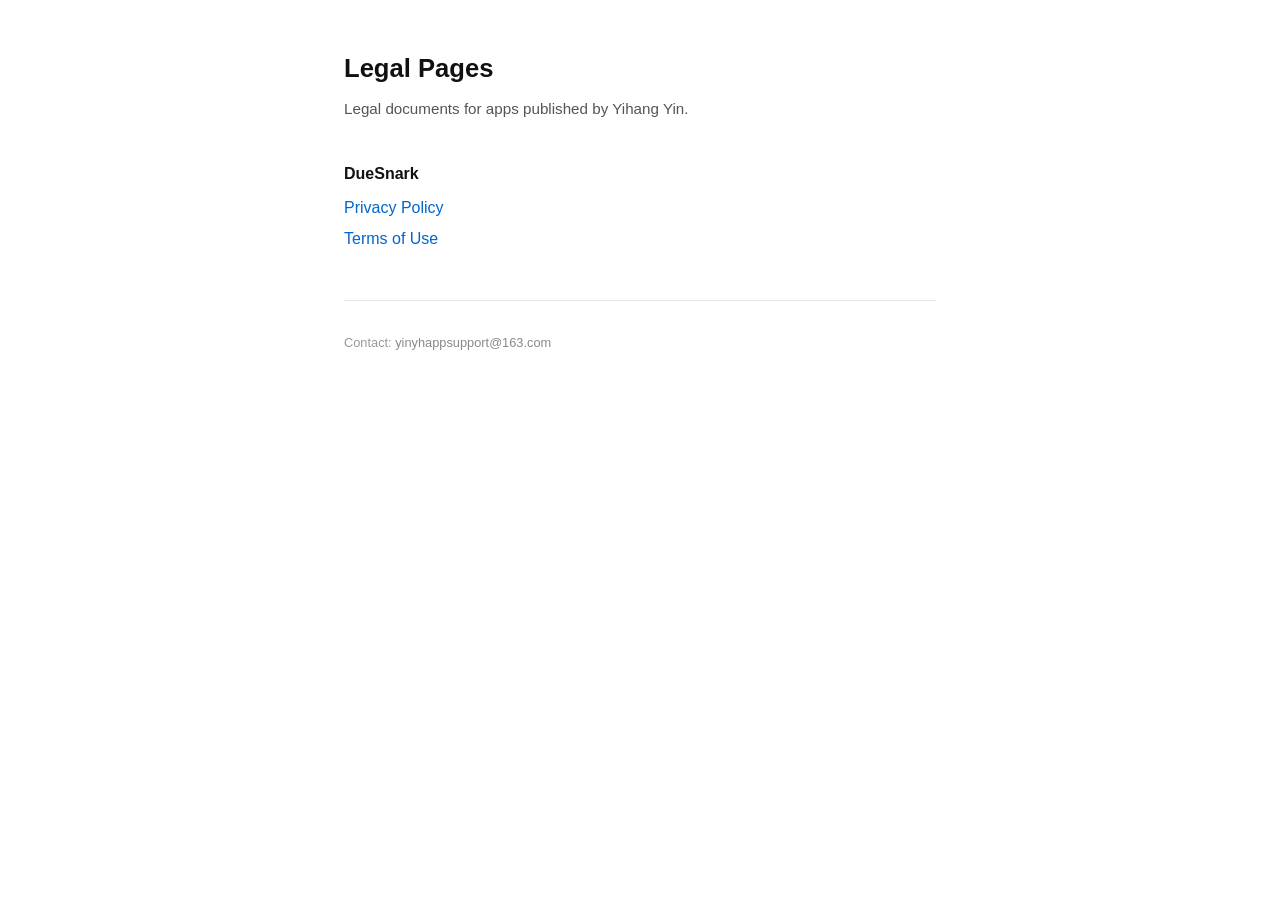
<file: index.html>
<!DOCTYPE html>
<html lang="en">
<head>
  <meta charset="UTF-8">
  <meta name="viewport" content="width=device-width, initial-scale=1.0">
  <title>Legal Pages</title>
  <style>
    *, *::before, *::after { box-sizing: border-box; }
    body {
      margin: 0;
      padding: 0;
      font-family: -apple-system, BlinkMacSystemFont, "Segoe UI", Roboto,
                   "Helvetica Neue", Arial, sans-serif;
      font-size: 1rem;
      line-height: 1.6;
      color: #1a1a1a;
      background: #ffffff;
    }
    .container {
      max-width: 640px;
      margin: 0 auto;
      padding: 3rem 1.5rem 5rem;
    }
    h1 {
      font-size: 1.6rem;
      font-weight: 700;
      color: #111;
      margin: 0 0 0.5rem;
    }
    .intro {
      color: #555;
      font-size: 0.95rem;
      margin: 0 0 2.5rem;
    }
    h2 {
      font-size: 1rem;
      font-weight: 700;
      color: #111;
      margin: 0 0 0.5rem;
    }
    ul {
      list-style: none;
      padding: 0;
      margin: 0 0 2rem;
    }
    ul li {
      margin-bottom: 0.35rem;
    }
    a {
      color: #0066cc;
      text-decoration: none;
    }
    a:hover {
      text-decoration: underline;
    }
    footer {
      margin-top: 3rem;
      padding-top: 1.25rem;
      border-top: 1px solid #e5e5e5;
      font-size: 0.8rem;
      color: #999;
    }
    footer a { color: #888; }
    @media (max-width: 480px) {
      .container { padding: 2rem 1.25rem 4rem; }
      h1 { font-size: 1.35rem; }
    }
  </style>
</head>
<body>
  <div class="container">

    <h1>Legal Pages</h1>
    <p class="intro">Legal documents for apps published by Yihang Yin.</p>

    <h2>DueSnark</h2>
    <ul>
      <li><a href="./duesnark/privacy/">Privacy Policy</a></li>
      <li><a href="./duesnark/terms/">Terms of Use</a></li>
    </ul>

    <footer>
      <p>Contact: <a href="mailto:yinyhappsupport@163.com">yinyhappsupport@163.com</a></p>
    </footer>

  </div>
</body>
</html>
</file>
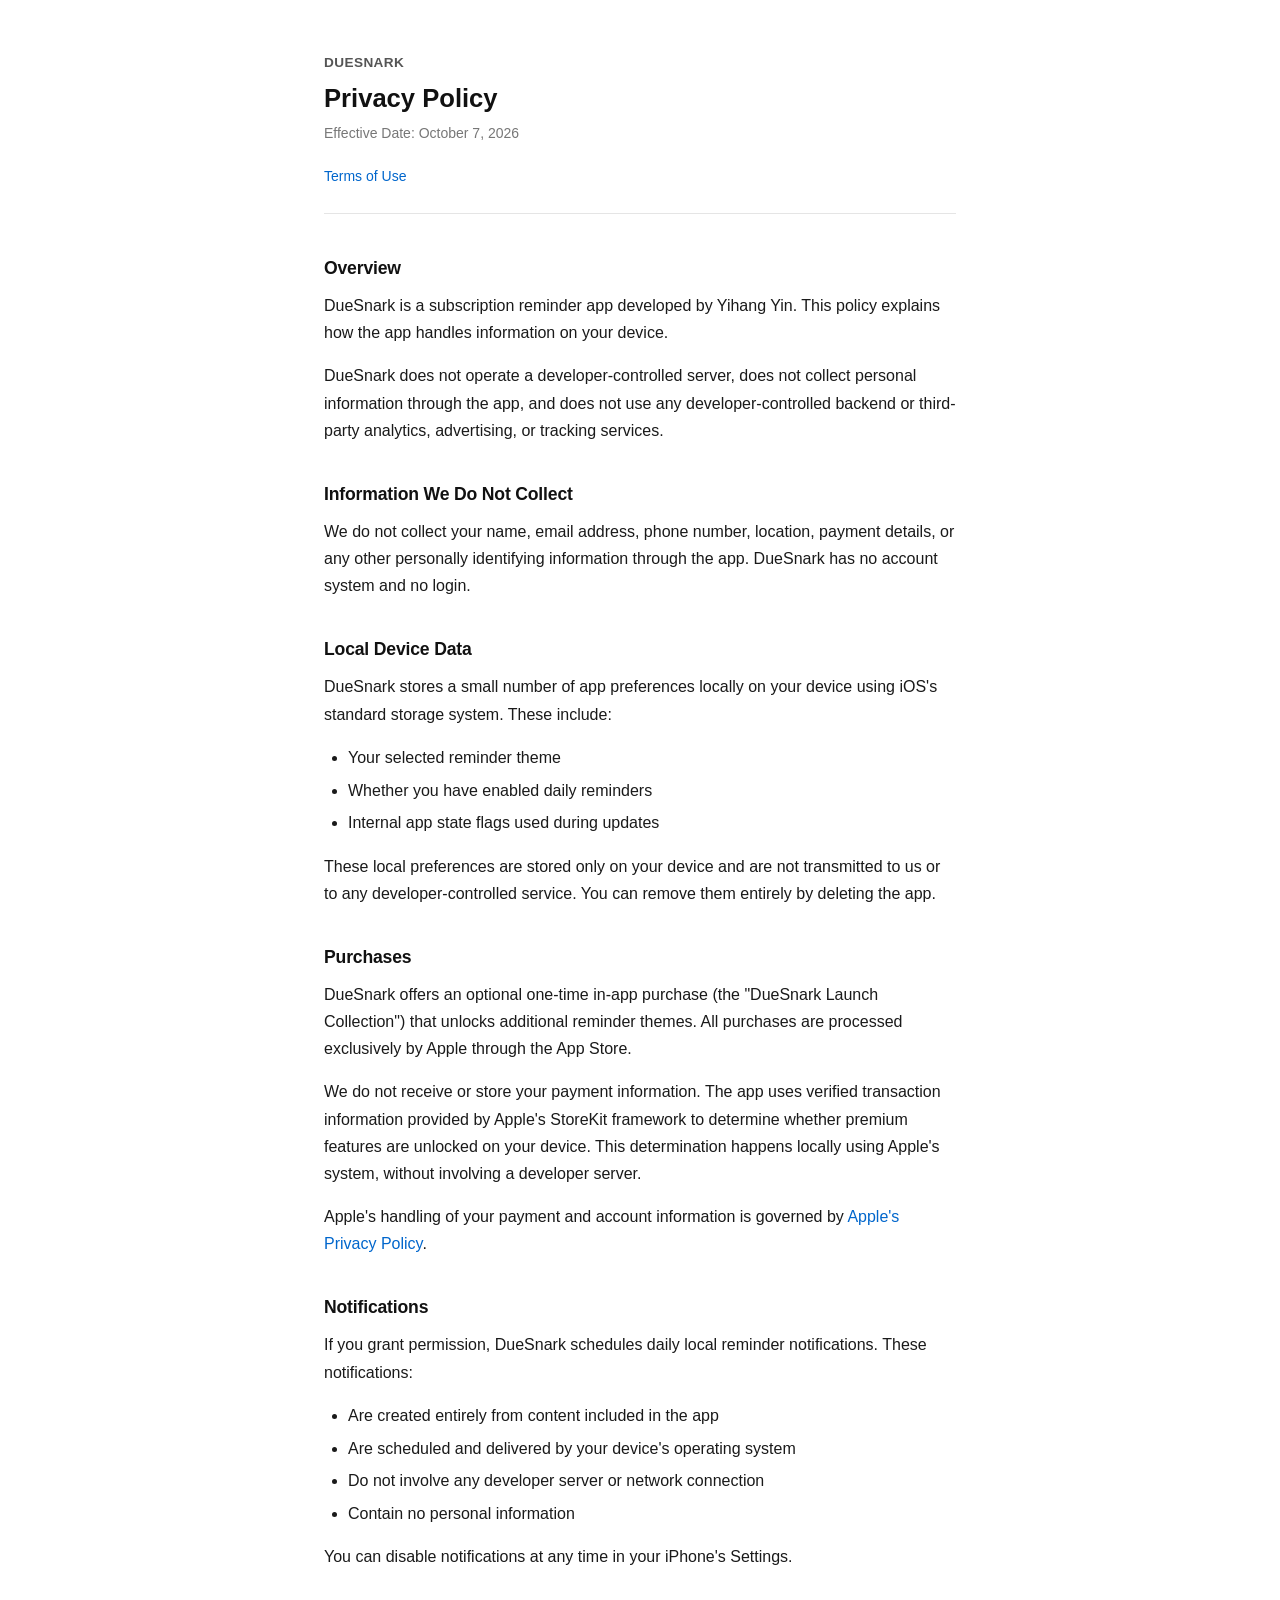
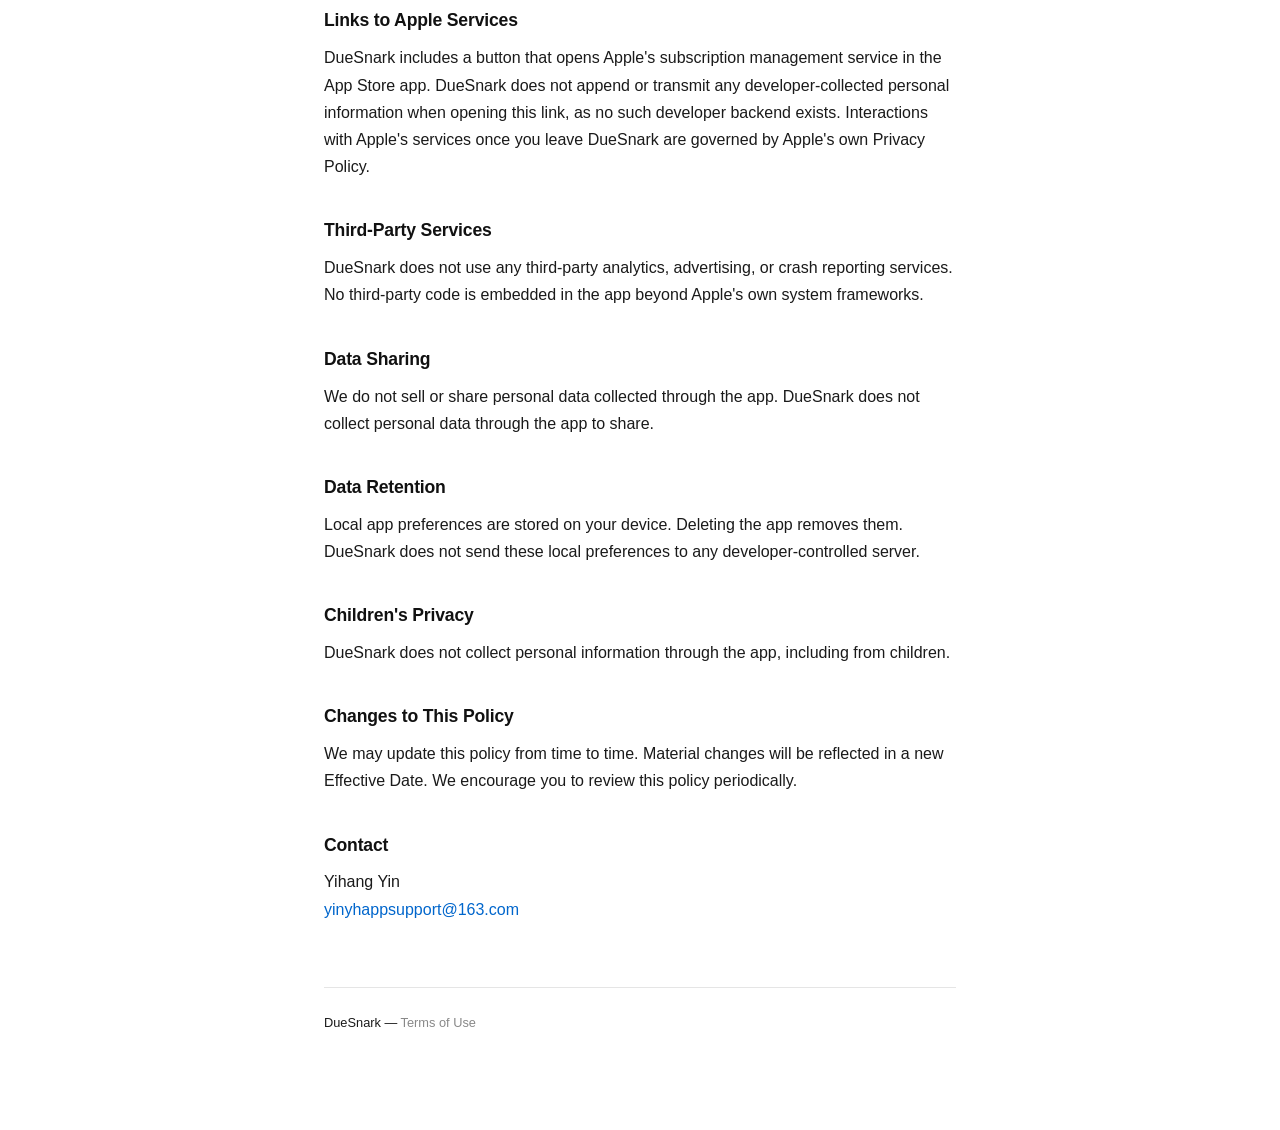
<file: duesnark/privacy/index.html>
<!DOCTYPE html>
<html lang="en">
<head>
  <meta charset="UTF-8">
  <meta name="viewport" content="width=device-width, initial-scale=1.0">
  <title>Privacy Policy — DueSnark</title>
  <link rel="stylesheet" href="../style.css">
</head>
<body>
  <div class="container">

    <header>
      <span class="app-name">DueSnark</span>
      <h1>Privacy Policy</h1>
      <p class="meta">Effective Date: October 7, 2026</p>
      <nav>
        <a href="../terms/">Terms of Use</a>
      </nav>
    </header>

    <h2>Overview</h2>
    <p>DueSnark is a subscription reminder app developed by Yihang Yin. This policy explains how the app handles information on your device.</p>
    <p>DueSnark does not operate a developer-controlled server, does not collect personal information through the app, and does not use any developer-controlled backend or third-party analytics, advertising, or tracking services.</p>

    <h2>Information We Do Not Collect</h2>
    <p>We do not collect your name, email address, phone number, location, payment details, or any other personally identifying information through the app. DueSnark has no account system and no login.</p>

    <h2>Local Device Data</h2>
    <p>DueSnark stores a small number of app preferences locally on your device using iOS's standard storage system. These include:</p>
    <ul>
      <li>Your selected reminder theme</li>
      <li>Whether you have enabled daily reminders</li>
      <li>Internal app state flags used during updates</li>
    </ul>
    <p>These local preferences are stored only on your device and are not transmitted to us or to any developer-controlled service. You can remove them entirely by deleting the app.</p>

    <h2>Purchases</h2>
    <p>DueSnark offers an optional one-time in-app purchase (the "DueSnark Launch Collection") that unlocks additional reminder themes. All purchases are processed exclusively by Apple through the App Store.</p>
    <p>We do not receive or store your payment information. The app uses verified transaction information provided by Apple's StoreKit framework to determine whether premium features are unlocked on your device. This determination happens locally using Apple's system, without involving a developer server.</p>
    <p>Apple's handling of your payment and account information is governed by <a href="https://www.apple.com/legal/privacy/" target="_blank" rel="noopener">Apple's Privacy Policy</a>.</p>

    <h2>Notifications</h2>
    <p>If you grant permission, DueSnark schedules daily local reminder notifications. These notifications:</p>
    <ul>
      <li>Are created entirely from content included in the app</li>
      <li>Are scheduled and delivered by your device's operating system</li>
      <li>Do not involve any developer server or network connection</li>
      <li>Contain no personal information</li>
    </ul>
    <p>You can disable notifications at any time in your iPhone's Settings.</p>

    <h2>Links to Apple Services</h2>
    <p>DueSnark includes a button that opens Apple's subscription management service in the App Store app. DueSnark does not append or transmit any developer-collected personal information when opening this link, as no such developer backend exists. Interactions with Apple's services once you leave DueSnark are governed by Apple's own Privacy Policy.</p>

    <h2>Third-Party Services</h2>
    <p>DueSnark does not use any third-party analytics, advertising, or crash reporting services. No third-party code is embedded in the app beyond Apple's own system frameworks.</p>

    <h2>Data Sharing</h2>
    <p>We do not sell or share personal data collected through the app. DueSnark does not collect personal data through the app to share.</p>

    <h2>Data Retention</h2>
    <p>Local app preferences are stored on your device. Deleting the app removes them. DueSnark does not send these local preferences to any developer-controlled server.</p>

    <h2>Children's Privacy</h2>
    <p>DueSnark does not collect personal information through the app, including from children.</p>

    <h2>Changes to This Policy</h2>
    <p>We may update this policy from time to time. Material changes will be reflected in a new Effective Date. We encourage you to review this policy periodically.</p>

    <h2>Contact</h2>
    <p>Yihang Yin<br>
    <a href="mailto:yinyhappsupport@163.com">yinyhappsupport@163.com</a></p>

    <footer>
      <p>DueSnark &mdash; <a href="../terms/">Terms of Use</a></p>
    </footer>

  </div>
</body>
</html>
</file>
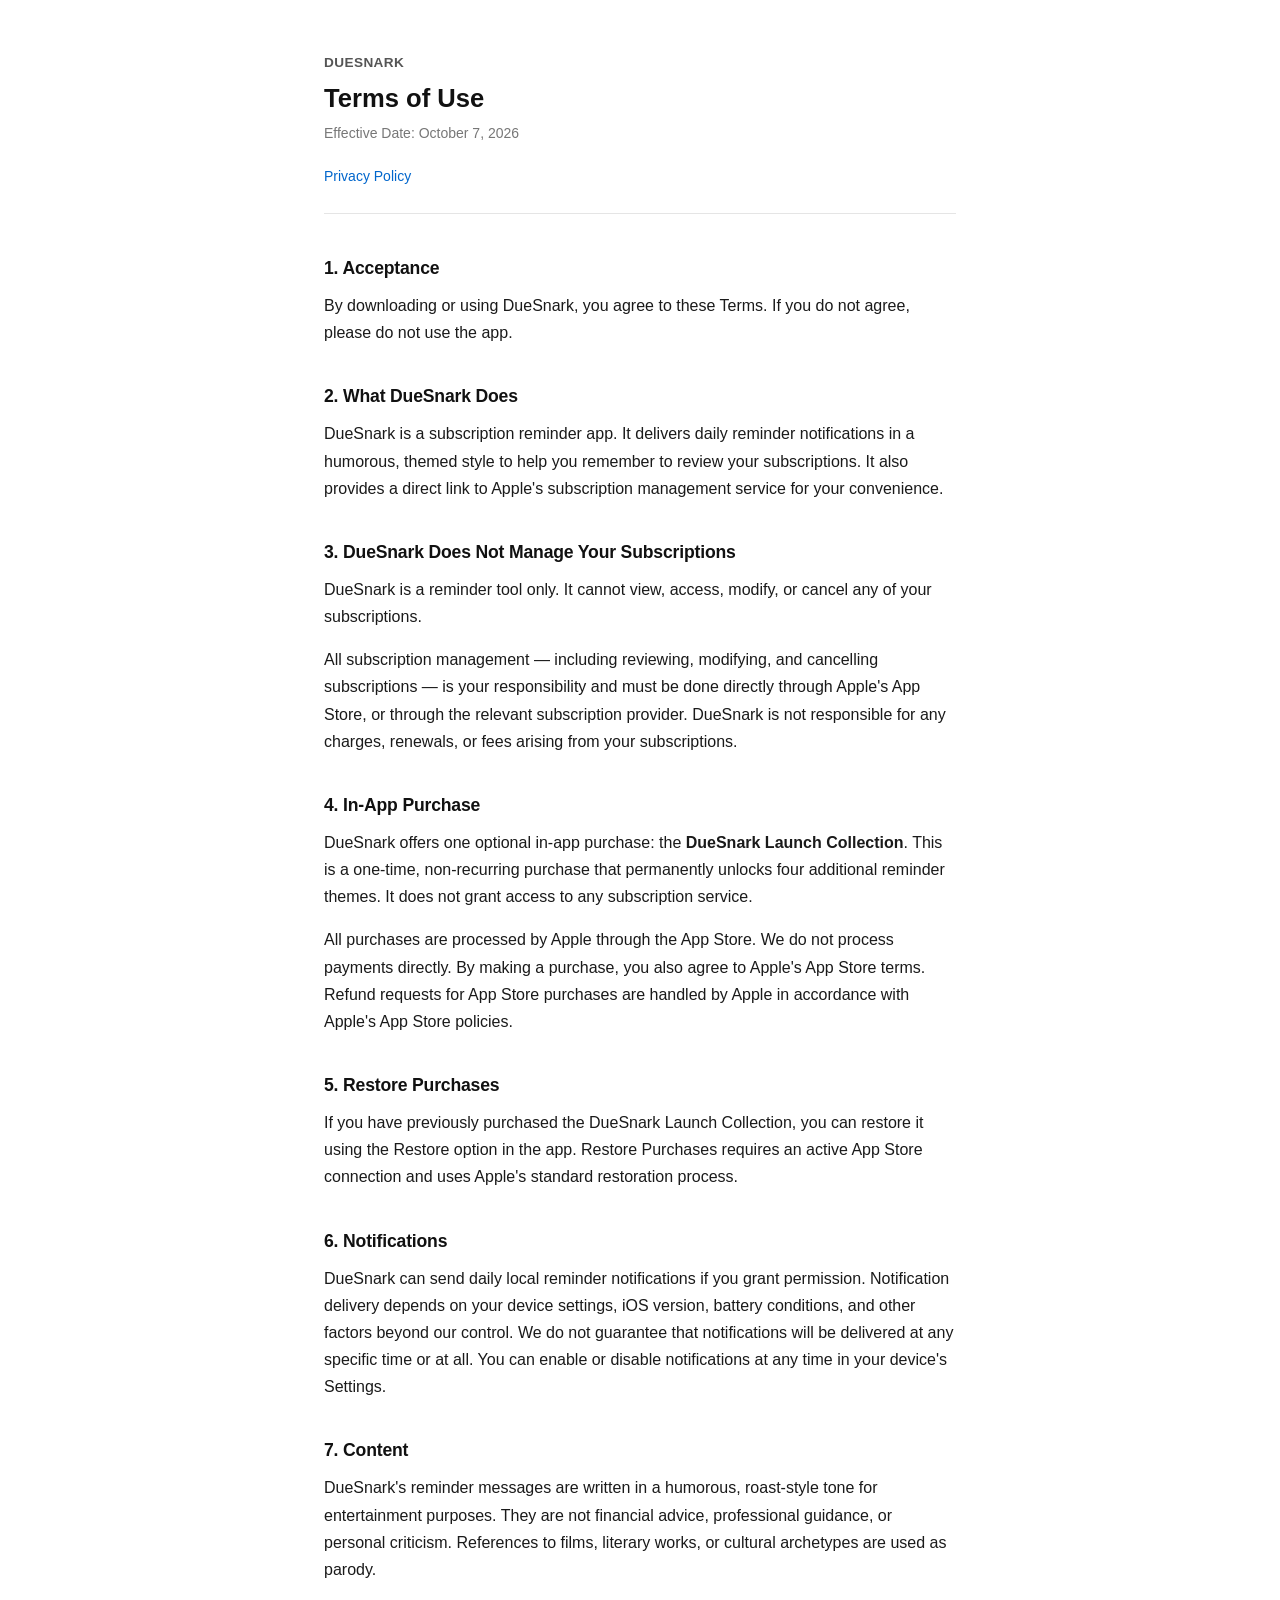
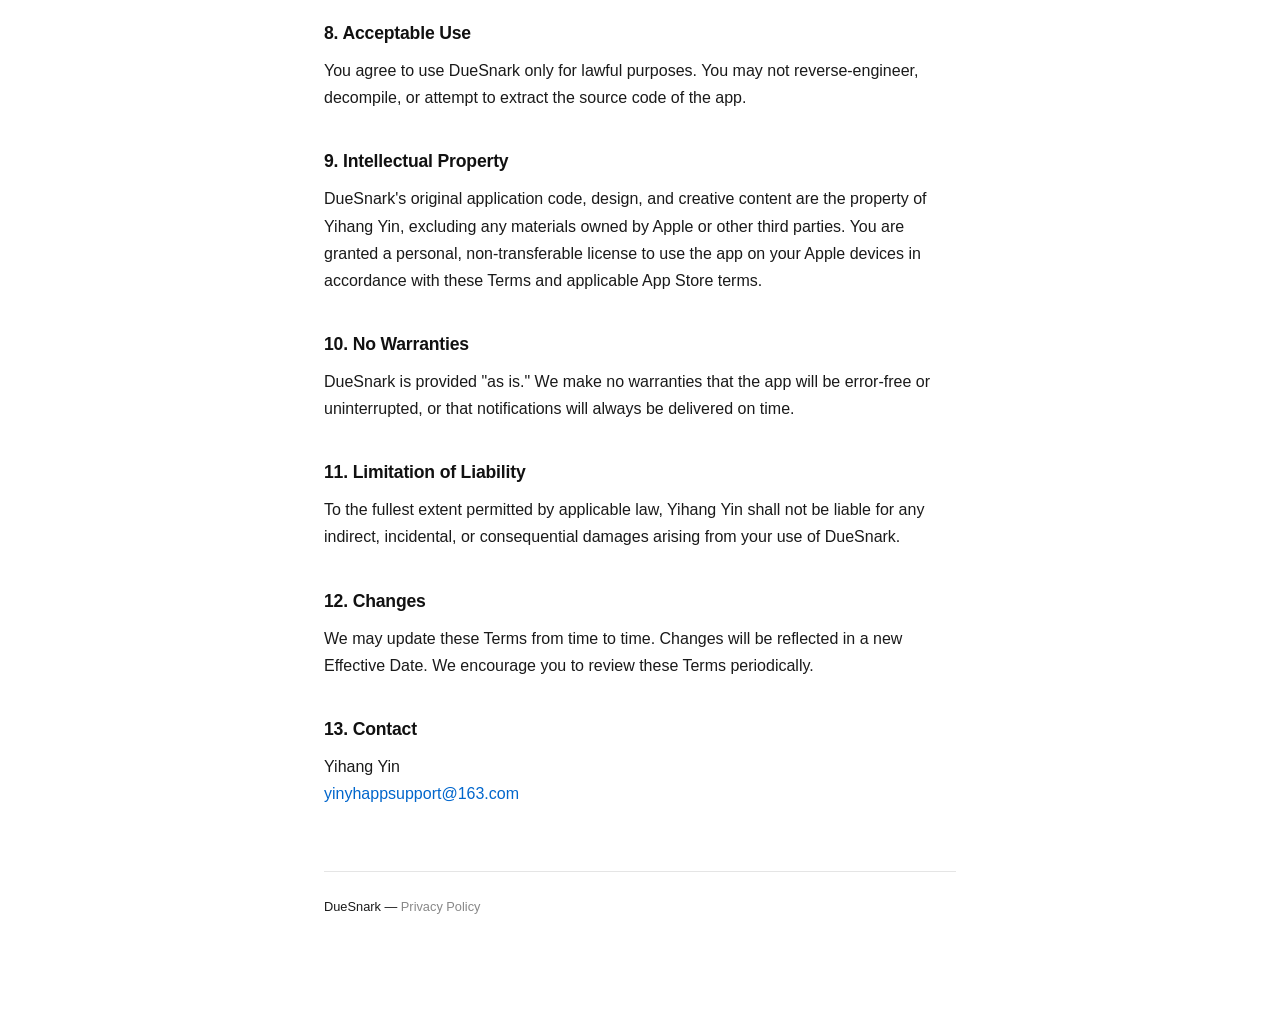
<file: duesnark/terms/index.html>
<!DOCTYPE html>
<html lang="en">
<head>
  <meta charset="UTF-8">
  <meta name="viewport" content="width=device-width, initial-scale=1.0">
  <title>Terms of Use — DueSnark</title>
  <link rel="stylesheet" href="../style.css">
</head>
<body>
  <div class="container">

    <header>
      <span class="app-name">DueSnark</span>
      <h1>Terms of Use</h1>
      <p class="meta">Effective Date: October 7, 2026</p>
      <nav>
        <a href="../privacy/">Privacy Policy</a>
      </nav>
    </header>

    <h2>1. Acceptance</h2>
    <p>By downloading or using DueSnark, you agree to these Terms. If you do not agree, please do not use the app.</p>

    <h2>2. What DueSnark Does</h2>
    <p>DueSnark is a subscription reminder app. It delivers daily reminder notifications in a humorous, themed style to help you remember to review your subscriptions. It also provides a direct link to Apple's subscription management service for your convenience.</p>

    <h2>3. DueSnark Does Not Manage Your Subscriptions</h2>
    <p>DueSnark is a reminder tool only. It cannot view, access, modify, or cancel any of your subscriptions.</p>
    <p>All subscription management — including reviewing, modifying, and cancelling subscriptions — is your responsibility and must be done directly through Apple's App Store, or through the relevant subscription provider. DueSnark is not responsible for any charges, renewals, or fees arising from your subscriptions.</p>

    <h2>4. In-App Purchase</h2>
    <p>DueSnark offers one optional in-app purchase: the <strong>DueSnark Launch Collection</strong>. This is a one-time, non-recurring purchase that permanently unlocks four additional reminder themes. It does not grant access to any subscription service.</p>
    <p>All purchases are processed by Apple through the App Store. We do not process payments directly. By making a purchase, you also agree to Apple's App Store terms. Refund requests for App Store purchases are handled by Apple in accordance with Apple's App Store policies.</p>

    <h2>5. Restore Purchases</h2>
    <p>If you have previously purchased the DueSnark Launch Collection, you can restore it using the Restore option in the app. Restore Purchases requires an active App Store connection and uses Apple's standard restoration process.</p>

    <h2>6. Notifications</h2>
    <p>DueSnark can send daily local reminder notifications if you grant permission. Notification delivery depends on your device settings, iOS version, battery conditions, and other factors beyond our control. We do not guarantee that notifications will be delivered at any specific time or at all. You can enable or disable notifications at any time in your device's Settings.</p>

    <h2>7. Content</h2>
    <p>DueSnark's reminder messages are written in a humorous, roast-style tone for entertainment purposes. They are not financial advice, professional guidance, or personal criticism. References to films, literary works, or cultural archetypes are used as parody.</p>

    <h2>8. Acceptable Use</h2>
    <p>You agree to use DueSnark only for lawful purposes. You may not reverse-engineer, decompile, or attempt to extract the source code of the app.</p>

    <h2>9. Intellectual Property</h2>
    <p>DueSnark's original application code, design, and creative content are the property of Yihang Yin, excluding any materials owned by Apple or other third parties. You are granted a personal, non-transferable license to use the app on your Apple devices in accordance with these Terms and applicable App Store terms.</p>

    <h2>10. No Warranties</h2>
    <p>DueSnark is provided "as is." We make no warranties that the app will be error-free or uninterrupted, or that notifications will always be delivered on time.</p>

    <h2>11. Limitation of Liability</h2>
    <p>To the fullest extent permitted by applicable law, Yihang Yin shall not be liable for any indirect, incidental, or consequential damages arising from your use of DueSnark.</p>

    <h2>12. Changes</h2>
    <p>We may update these Terms from time to time. Changes will be reflected in a new Effective Date. We encourage you to review these Terms periodically.</p>

    <h2>13. Contact</h2>
    <p>Yihang Yin<br>
    <a href="mailto:yinyhappsupport@163.com">yinyhappsupport@163.com</a></p>

    <footer>
      <p>DueSnark &mdash; <a href="../privacy/">Privacy Policy</a></p>
    </footer>

  </div>
</body>
</html>
</file>
<file: duesnark/style.css>
/* DueSnark Legal Site — Shared Stylesheet
   No external dependencies. System fonts only. */

*, *::before, *::after {
  box-sizing: border-box;
}

html {
  font-size: 16px;
}

body {
  margin: 0;
  padding: 0;
  font-family: -apple-system, BlinkMacSystemFont, "Segoe UI", Roboto,
               "Helvetica Neue", Arial, sans-serif;
  font-size: 1rem;
  line-height: 1.7;
  color: #1a1a1a;
  background: #ffffff;
}

/* ── Layout ─────────────────────────────────────────── */

.container {
  max-width: 680px;
  margin: 0 auto;
  padding: 3rem 1.5rem 5rem;
}

/* ── Header ─────────────────────────────────────────── */

header {
  border-bottom: 1px solid #e5e5e5;
  padding-bottom: 1.5rem;
  margin-bottom: 2.5rem;
}

header .app-name {
  font-size: 0.85rem;
  font-weight: 600;
  color: #555;
  text-decoration: none;
  letter-spacing: 0.03em;
  text-transform: uppercase;
}

header h1 {
  margin: 0.5rem 0 0;
  font-size: 1.6rem;
  font-weight: 700;
  color: #111;
  line-height: 1.25;
}

header .meta {
  margin-top: 0.4rem;
  font-size: 0.875rem;
  color: #777;
}

/* ── Navigation ─────────────────────────────────────── */

nav {
  margin-top: 1.25rem;
  font-size: 0.875rem;
}

nav a {
  color: #0066cc;
  text-decoration: none;
  margin-right: 1.25rem;
}

nav a:hover {
  text-decoration: underline;
}

/* ── Body copy ───────────────────────────────────────── */

h2 {
  margin-top: 2.25rem;
  margin-bottom: 0.5rem;
  font-size: 1.1rem;
  font-weight: 700;
  color: #111;
  letter-spacing: -0.01em;
}

p {
  margin: 0 0 1rem;
  color: #1a1a1a;
}

ul {
  margin: 0 0 1rem;
  padding-left: 1.5rem;
}

ul li {
  margin-bottom: 0.35rem;
}

strong {
  font-weight: 600;
}

a {
  color: #0066cc;
  text-decoration: none;
}

a:hover {
  text-decoration: underline;
}

/* ── Footer ──────────────────────────────────────────── */

footer {
  margin-top: 4rem;
  padding-top: 1.5rem;
  border-top: 1px solid #e5e5e5;
  font-size: 0.8rem;
  color: #999;
}

footer a {
  color: #888;
}

/* ── Responsive ─────────────────────────────────────── */

@media (max-width: 480px) {
  .container {
    padding: 2rem 1.25rem 4rem;
  }

  header h1 {
    font-size: 1.35rem;
  }
}
</file>
